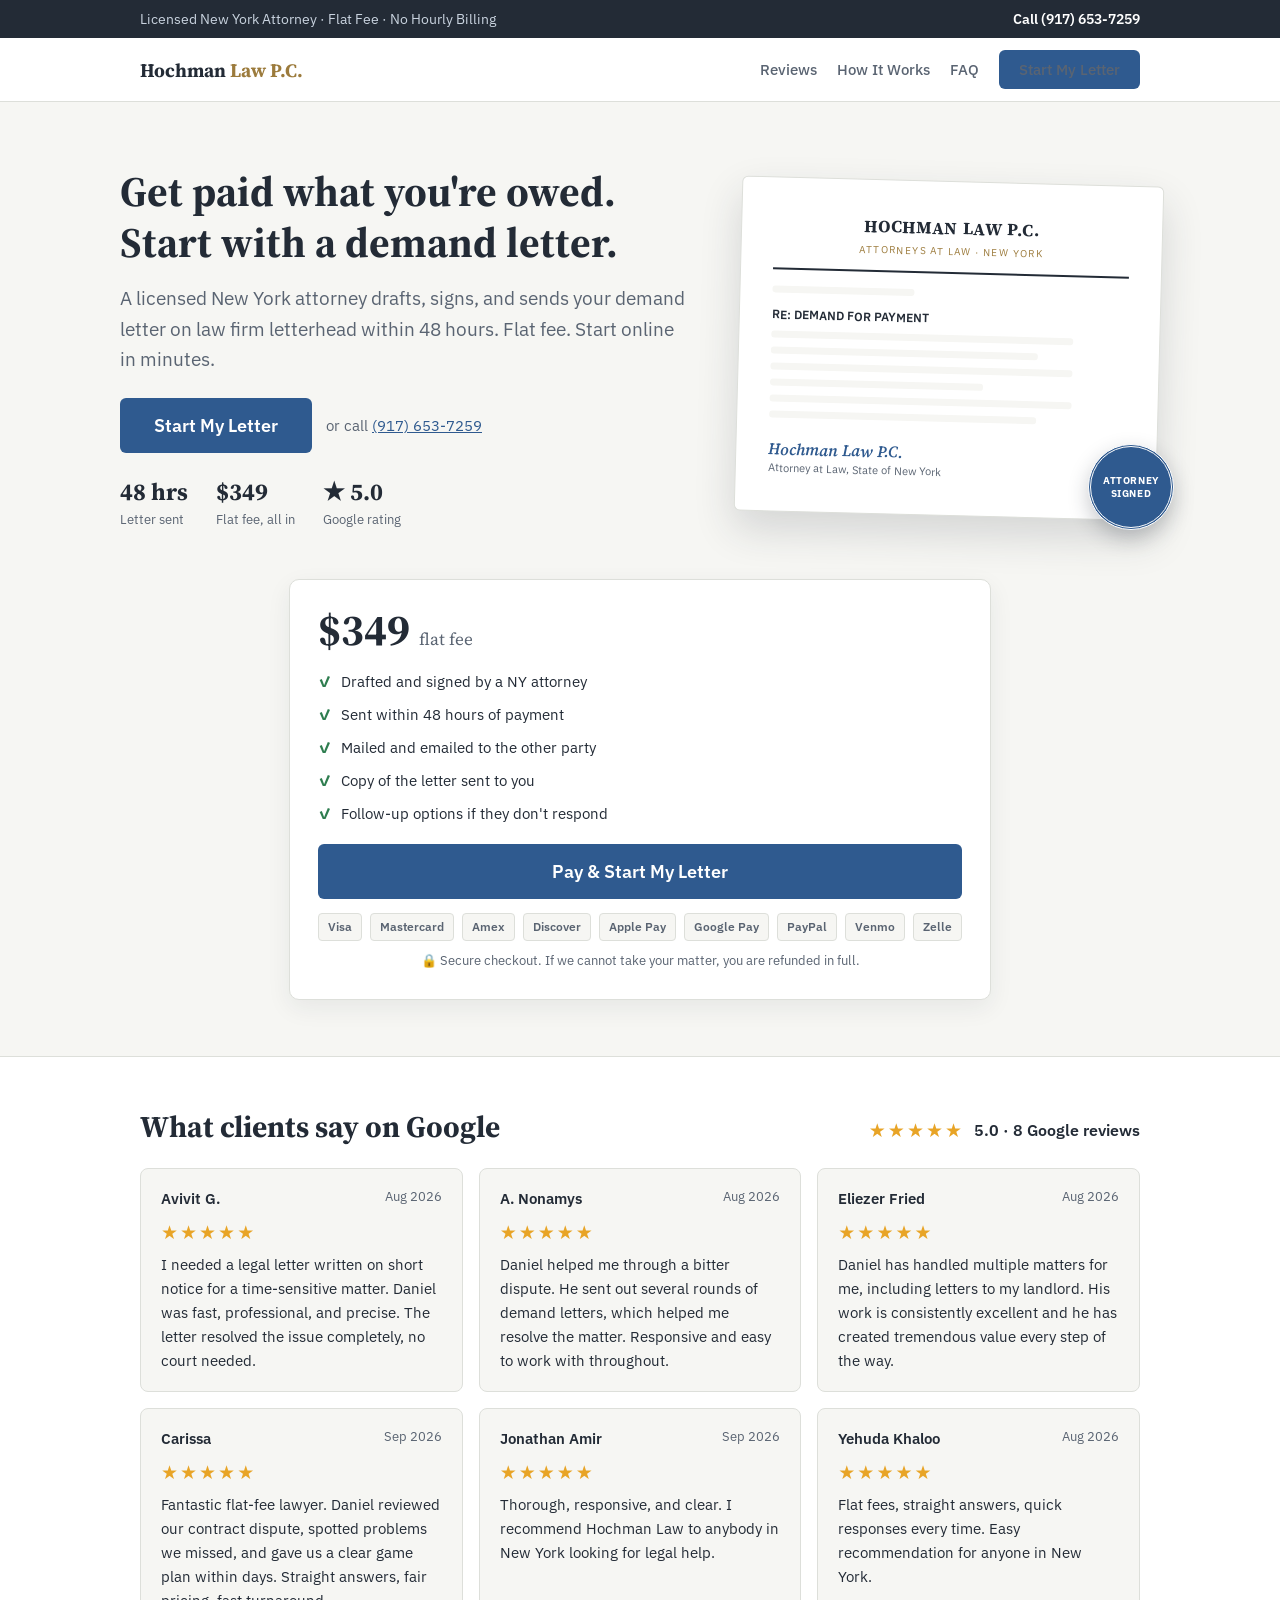
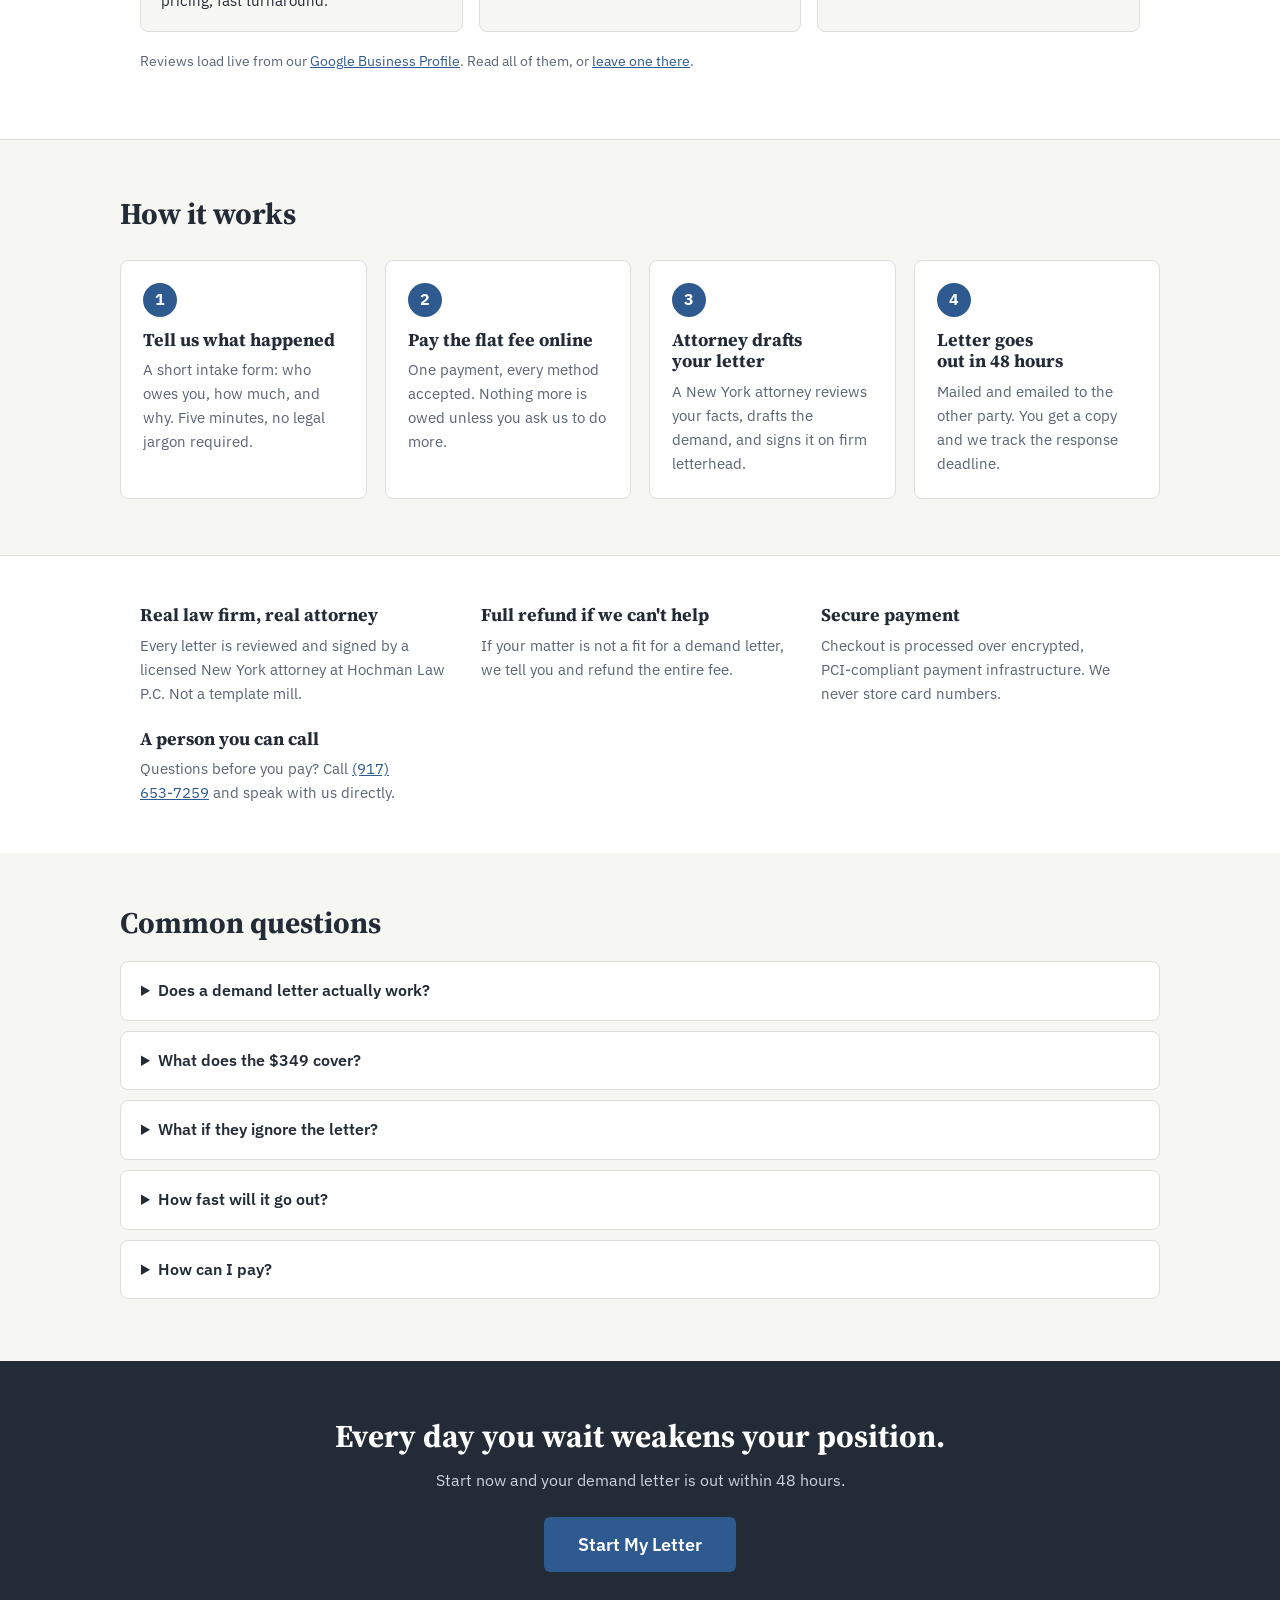
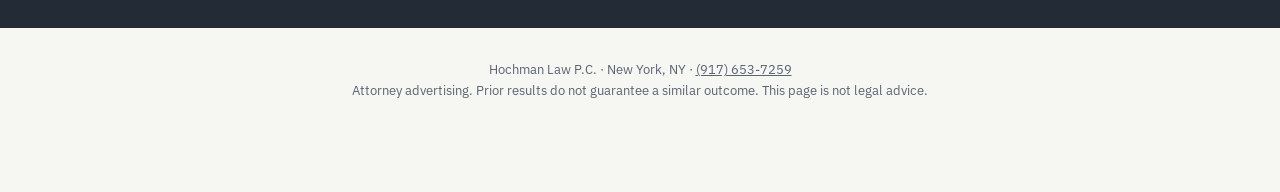
<file: index.html>
<!doctype html>
<html lang="en">
<head>
<meta charset="utf-8">
<meta name="viewport" content="width=device-width, initial-scale=1">
<title>NY Attorney Demand Letter | $349 Flat Fee, Sent in 48 Hours</title>
<meta name="description" content="A licensed New York attorney drafts, signs, and sends your demand letter on law firm letterhead within 48 hours. $349 flat fee, pay online, full refund if we can't help. Start in minutes.">
<link rel="canonical" href="https://demandletterny.com/">
<meta property="og:type" content="website">
<meta property="og:title" content="NY Attorney Demand Letter | $349 Flat Fee, Sent in 48 Hours">
<meta property="og:description" content="A New York attorney drafts and sends your demand letter on law firm letterhead within 48 hours. Flat fee, pay online.">
<meta property="og:url" content="https://demandletterny.com/">
<meta property="og:image" content="https://demandletterny.com/images/og-letterhead.png">
<meta property="og:image:width" content="1200">
<meta property="og:image:height" content="630">
<meta name="twitter:card" content="summary_large_image">
<meta name="twitter:image" content="https://demandletterny.com/images/og-letterhead.png">
<!-- Google Analytics 4: replace G-XXXXXXXXXX with the GA4 Measurement ID -->
<script async src="https://www.googletagmanager.com/gtag/js?id=G-XXXXXXXXXX"></script>
<script>
  window.dataLayer = window.dataLayer || [];
  function gtag(){dataLayer.push(arguments);}
  gtag('js', new Date());
  gtag('config', 'G-XXXXXXXXXX');
</script>
<link rel="stylesheet" href="https://fonts.googleapis.com/css2?family=Source+Serif+4:opsz,wght@8..60,600;8..60,700&family=IBM+Plex+Sans:wght@400;500;600;700&display=swap">
<style>
:root{
  --paper:#F6F6F3; --card:#FFFFFF; --ink:#232B36; --muted:#5A6472;
  --line:#DDDFDA; --accent:#2F5A8F; --accent-dark:#24476F; --accent-ink:#FFFFFF;
  --brass:#9C7B3C; --good:#2E7D4F; --star:#E8A426;
}
*{box-sizing:border-box}
html{scroll-behavior:smooth}
body{margin:0;background:var(--paper);color:var(--ink);font:16px/1.6 "IBM Plex Sans",system-ui,sans-serif}
.wrap{max-width:1040px;margin:0 auto;padding:0 20px}
h1,h2,h3{font-family:"Source Serif 4",Georgia,serif;line-height:1.2;text-wrap:balance}
a{color:var(--accent)}

/* Top bar: phone always visible */
.topbar{background:var(--ink);color:#fff;font-size:14px}
.topbar .wrap{display:flex;justify-content:space-between;align-items:center;padding:8px 20px;gap:12px;flex-wrap:wrap}
.topbar a{color:#fff;font-weight:600;text-decoration:none}
.topbar .badge{color:#C9D3DF}

nav{background:var(--card);border-bottom:1px solid var(--line);position:sticky;top:0;z-index:50}
nav .wrap{display:flex;align-items:center;justify-content:space-between;padding:12px 20px;gap:16px}
.brand{font-family:"Source Serif 4",Georgia,serif;font-weight:700;font-size:19px;text-decoration:none;color:var(--ink)}
.brand span{color:var(--brass)}
.navlinks{display:flex;gap:20px;align-items:center;font-size:15px}
.navlinks a{text-decoration:none;color:var(--muted);font-weight:500}
.btn{display:inline-block;background:var(--accent);color:var(--accent-ink);border:none;border-radius:6px;
  padding:13px 26px;font:600 16px "IBM Plex Sans",sans-serif;text-decoration:none;cursor:pointer;text-align:center}
.btn:hover{background:var(--accent-dark)}
.btn.big{padding:16px 34px;font-size:18px}
.btn.nav{padding:10px 20px;font-size:15px}

/* Hero */
.hero{padding:64px 0 48px;display:grid;grid-template-columns:1.15fr .85fr;gap:48px;align-items:center}
.hero h1{font-size:42px;margin:0 0 16px}
.herostats{display:flex;gap:28px;margin-top:26px;flex-wrap:wrap}
.herostats div b{display:block;font:700 24px/1.1 "Source Serif 4",Georgia,serif}
.herostats div span{font-size:13px;color:var(--muted)}
/* Letterhead document visual (no stock photos) */
.docwrap{position:relative;perspective:900px}
.doc{background:#fff;border:1px solid var(--line);border-radius:6px;padding:34px 32px;box-shadow:0 18px 40px rgba(35,43,54,.16);transform:rotate(1.5deg)}
.doc .lh{text-align:center;border-bottom:2px solid var(--ink);padding-bottom:12px;margin-bottom:16px}
.doc .lh b{font:700 17px "Source Serif 4",Georgia,serif;letter-spacing:.04em}
.doc .lh i{display:block;font-style:normal;font-size:10px;letter-spacing:.14em;color:var(--brass);text-transform:uppercase;margin-top:2px}
.doc .line{height:7px;background:var(--paper);border-radius:3px;margin:9px 0}
.doc .line.w60{width:60%}.doc .line.w85{width:85%}.doc .line.w75{width:75%}.doc .line.w40{width:40%}
.doc .re{font:600 12px "IBM Plex Sans",sans-serif;color:var(--ink);margin:14px 0 4px}
.doc .sig{margin-top:20px;font:600 16px "Source Serif 4",Georgia,serif;font-style:italic;color:var(--accent)}
.doc .sigline{font-size:11px;color:var(--muted)}
.docseal{position:absolute;right:-14px;bottom:-14px;width:86px;height:86px;border-radius:50%;background:var(--accent);color:#fff;
  display:grid;place-items:center;text-align:center;font:700 10px/1.3 "IBM Plex Sans",sans-serif;letter-spacing:.06em;
  text-transform:uppercase;box-shadow:0 8px 20px rgba(35,43,54,.25);border:3px double #fff}
.hero .sub{font-size:19px;color:var(--muted);margin:0 0 24px;max-width:52ch}
.hero .cta-row{display:flex;gap:14px;align-items:center;flex-wrap:wrap}
.hero .alt{font-size:15px;color:var(--muted)}
.assure{display:flex;gap:18px;flex-wrap:wrap;margin-top:22px;font-size:14px;color:var(--muted)}
.assure b{color:var(--ink)}
.pricecard{background:var(--card);border:1px solid var(--line);border-radius:10px;padding:28px;box-shadow:0 8px 24px rgba(35,43,54,.07)}
.pricecard .amt{font:700 44px/1 "Source Serif 4",Georgia,serif}
.pricecard .amt small{font-size:17px;color:var(--muted);font-weight:400}
.pricecard ul{list-style:none;padding:0;margin:18px 0;display:grid;gap:9px;font-size:15px}
.pricecard li::before{content:"✓";color:var(--good);font-weight:700;margin-right:9px}
.pricecard .btn{width:100%}
.paylogos{display:flex;gap:8px;flex-wrap:wrap;justify-content:center;margin-top:14px}
.paylogos span{border:1px solid var(--line);border-radius:4px;padding:3px 9px;font-size:12px;font-weight:600;color:var(--muted);background:var(--paper)}
.secure{text-align:center;font-size:13px;color:var(--muted);margin:10px 0 0}

/* Reviews */
.reviews{background:var(--card);border-top:1px solid var(--line);border-bottom:1px solid var(--line);padding:52px 0}
.revhead{display:flex;align-items:baseline;justify-content:space-between;gap:16px;flex-wrap:wrap;margin-bottom:22px}
.revhead h2{margin:0;font-size:30px}
.rating{display:flex;align-items:center;gap:10px;font-weight:600}
.stars{color:var(--star);letter-spacing:2px;font-size:19px}
.revgrid{display:grid;grid-template-columns:repeat(auto-fit,minmax(280px,1fr));gap:16px}
.rev{background:var(--paper);border:1px solid var(--line);border-radius:8px;padding:18px 20px;font-size:15px}
.rev .who{display:flex;justify-content:space-between;gap:10px;font-weight:600;margin-bottom:6px}
.rev .when{color:var(--muted);font-weight:400;font-size:13px}
.rev p{margin:6px 0 0;color:var(--ink)}
.gsource{margin-top:18px;font-size:14px;color:var(--muted)}

/* How it works */
.how{padding:56px 0}
.how h2{font-size:30px;margin:0 0 28px}
.steps{display:grid;grid-template-columns:repeat(auto-fit,minmax(220px,1fr));gap:18px;counter-reset:step}
.step{background:var(--card);border:1px solid var(--line);border-radius:8px;padding:22px}
.step::before{counter-increment:step;content:counter(step);display:inline-grid;place-items:center;width:34px;height:34px;
  border-radius:50%;background:var(--accent);color:#fff;font-weight:700;margin-bottom:12px}
.step h3{margin:0 0 8px;font-size:18px}
.step p{margin:0;color:var(--muted);font-size:15px}

/* Guarantee / trust */
.trust{background:var(--card);border-top:1px solid var(--line);padding:48px 0}
.trustgrid{display:grid;grid-template-columns:repeat(auto-fit,minmax(240px,1fr));gap:22px}
.trust h3{margin:0 0 8px;font-size:18px}
.trust p{margin:0;color:var(--muted);font-size:15px}

/* FAQ */
.faq{padding:52px 0}
.faq h2{font-size:30px;margin:0 0 20px}
details{background:var(--card);border:1px solid var(--line);border-radius:8px;padding:16px 20px;margin-bottom:10px}
summary{font-weight:600;cursor:pointer}
details p{color:var(--muted);margin:10px 0 0}

/* Final CTA */
.finalcta{background:var(--ink);color:#fff;text-align:center;padding:56px 20px}
.finalcta h2{font-size:32px;margin:0 0 12px}
.finalcta p{color:#C9D3DF;margin:0 0 24px}

footer{padding:32px 20px 90px;font-size:13px;color:var(--muted);text-align:center}
footer a{color:var(--muted)}

/* Sticky mobile CTA: visible at all times */
.stickycta{position:fixed;bottom:0;left:0;right:0;z-index:60;background:var(--card);border-top:1px solid var(--line);
  padding:10px 16px;display:flex;gap:12px;align-items:center;justify-content:center;box-shadow:0 -6px 18px rgba(35,43,54,.08)}
.stickycta .btn{flex:1;max-width:340px}
.stickycta .call{font-weight:600;text-decoration:none;white-space:nowrap}

@media (max-width:800px){
  .hero{grid-template-columns:1fr;padding-top:36px}
  .hero h1{font-size:32px}
  .docwrap{max-width:360px;margin:0 auto}
  .navlinks a:not(.btn){display:none}
}
@media (min-width:801px){
  .stickycta{display:none}
}
</style>
</head>
<body>

<div class="topbar">
  <div class="wrap">
    <span class="badge">Licensed New York Attorney · Flat Fee · No Hourly Billing</span>
    <a href="tel:+19176537259" id="phoneTop">Call (917) 653‑7259</a>
  </div>
</div>

<nav>
  <div class="wrap">
    <a class="brand" href="#top">Hochman <span>Law P.C.</span></a>
    <div class="navlinks">
      <a href="#reviews">Reviews</a>
      <a href="#how">How It Works</a>
      <a href="#faq">FAQ</a>
      <a class="btn nav" href="#pricing" data-checkout>Start My Letter</a>
    </div>
  </div>
</nav>

<div class="wrap hero" id="top">
  <div>
    <h1>Get paid what you're owed. Start with a demand letter.</h1>
    <p class="sub">A licensed New York attorney drafts, signs, and sends your demand letter on law firm letterhead within 48 hours. Flat fee. Start online in minutes.</p>
    <div class="cta-row">
      <a class="btn big" href="#pricing" data-checkout>Start My Letter</a>
      <span class="alt">or call <a href="tel:+19176537259">(917) 653‑7259</a></span>
    </div>
    <div class="herostats">
      <div><b>48 hrs</b><span>Letter sent</span></div>
      <div><b>$349</b><span>Flat fee, all in</span></div>
      <div><b id="heroRating">★ 5.0</b><span>Google rating</span></div>
    </div>
  </div>

  <div class="docwrap" aria-hidden="true">
    <div class="doc">
      <div class="lh"><b>HOCHMAN LAW P.C.</b><i>Attorneys at Law · New York</i></div>
      <div class="line w40"></div>
      <div class="re">RE: DEMAND FOR PAYMENT</div>
      <div class="line w85"></div>
      <div class="line w75"></div>
      <div class="line w85"></div>
      <div class="line w60"></div>
      <div class="line w85"></div>
      <div class="line w75"></div>
      <div class="sig">Hochman Law P.C.</div>
      <div class="sigline">Attorney at Law, State of New York</div>
    </div>
    <div class="docseal">Attorney<br>Signed</div>
  </div>
</div>

<div class="wrap" style="display:grid;justify-content:center;padding-bottom:56px">
  <div class="pricecard" id="pricing" style="min-width:min(440px,100%)">
    <div class="amt">$349 <small>flat fee</small></div>
    <ul>
      <li>Drafted and signed by a NY attorney</li>
      <li>Sent within 48 hours of payment</li>
      <li>Mailed and emailed to the other party</li>
      <li>Copy of the letter sent to you</li>
      <li>Follow‑up options if they don't respond</li>
    </ul>
    <a class="btn big" href="#" data-checkout>Pay &amp; Start My Letter</a>
    <div class="paylogos" aria-label="Accepted payment methods">
      <span>Visa</span><span>Mastercard</span><span>Amex</span><span>Discover</span>
      <span>Apple Pay</span><span>Google Pay</span><span>PayPal</span><span>Venmo</span><span>Zelle</span>
    </div>
    <p class="secure">🔒 Secure checkout. If we cannot take your matter, you are refunded in full.</p>
  </div>
</div>

<section class="reviews" id="reviews">
  <div class="wrap">
    <div class="revhead">
      <h2>What clients say on Google</h2>
      <div class="rating" id="ratingLine">
        <span class="stars" id="ratingStars">★★★★★</span>
        <span id="ratingText">5.0 · 8 Google reviews</span>
      </div>
    </div>
    <div class="revgrid" id="revGrid">
      <div class="rev">
        <div class="who"><span>Avivit G.</span> <span class="when">Aug 2026</span></div>
        <span class="stars">★★★★★</span>
        <p>I needed a legal letter written on short notice for a time-sensitive matter. Daniel was fast, professional, and precise. The letter resolved the issue completely, no court needed.</p>
      </div>
      <div class="rev">
        <div class="who"><span>A. Nonamys</span> <span class="when">Aug 2026</span></div>
        <span class="stars">★★★★★</span>
        <p>Daniel helped me through a bitter dispute. He sent out several rounds of demand letters, which helped me resolve the matter. Responsive and easy to work with throughout.</p>
      </div>
      <div class="rev">
        <div class="who"><span>Eliezer Fried</span> <span class="when">Aug 2026</span></div>
        <span class="stars">★★★★★</span>
        <p>Daniel has handled multiple matters for me, including letters to my landlord. His work is consistently excellent and he has created tremendous value every step of the way.</p>
      </div>
      <div class="rev">
        <div class="who"><span>Carissa</span> <span class="when">Sep 2026</span></div>
        <span class="stars">★★★★★</span>
        <p>Fantastic flat-fee lawyer. Daniel reviewed our contract dispute, spotted problems we missed, and gave us a clear game plan within days. Straight answers, fair pricing, fast turnaround.</p>
      </div>
      <div class="rev">
        <div class="who"><span>Jonathan Amir</span> <span class="when">Sep 2026</span></div>
        <span class="stars">★★★★★</span>
        <p>Thorough, responsive, and clear. I recommend Hochman Law to anybody in New York looking for legal help.</p>
      </div>
      <div class="rev">
        <div class="who"><span>Yehuda Khaloo</span> <span class="when">Aug 2026</span></div>
        <span class="stars">★★★★★</span>
        <p>Flat fees, straight answers, quick responses every time. Easy recommendation for anyone in New York.</p>
      </div>
    </div>
    <p class="gsource">Reviews load live from our <a id="gProfileLink" href="https://maps.google.com/maps?cid=5182036227590650496" target="_blank" rel="noopener">Google Business Profile</a>. Read all of them, or <a href="https://search.google.com/local/writereview?placeid=ChIJOwouRw1ZwokRgPq-Tn5K6kc" target="_blank" rel="noopener">leave one there</a>.</p>
  </div>
</section>

<section class="how wrap" id="how">
  <h2>How it works</h2>
  <div class="steps">
    <div class="step">
      <h3>Tell us what happened</h3>
      <p>A short intake form: who owes you, how much, and why. Five minutes, no legal jargon required.</p>
    </div>
    <div class="step">
      <h3>Pay the flat fee online</h3>
      <p>One payment, every method accepted. Nothing more is owed unless you ask us to do more.</p>
    </div>
    <div class="step">
      <h3>Attorney drafts your letter</h3>
      <p>A New York attorney reviews your facts, drafts the demand, and signs it on firm letterhead.</p>
    </div>
    <div class="step">
      <h3>Letter goes out in 48 hours</h3>
      <p>Mailed and emailed to the other party. You get a copy and we track the response deadline.</p>
    </div>
  </div>
</section>

<section class="trust">
  <div class="wrap trustgrid">
    <div>
      <h3>Real law firm, real attorney</h3>
      <p>Every letter is reviewed and signed by a licensed New York attorney at Hochman Law P.C. Not a template mill.</p>
    </div>
    <div>
      <h3>Full refund if we can't help</h3>
      <p>If your matter is not a fit for a demand letter, we tell you and refund the entire fee.</p>
    </div>
    <div>
      <h3>Secure payment</h3>
      <p>Checkout is processed over encrypted, PCI‑compliant payment infrastructure. We never store card numbers.</p>
    </div>
    <div>
      <h3>A person you can call</h3>
      <p>Questions before you pay? Call <a href="tel:+19176537259">(917) 653‑7259</a> and speak with us directly.</p>
    </div>
  </div>
</section>

<section class="faq wrap" id="faq">
  <h2>Common questions</h2>
  <details>
    <summary>Does a demand letter actually work?</summary>
    <p>Often, yes. A letter from a law firm signals you are prepared to sue, which is usually the moment the other side starts negotiating. Many disputes resolve at this stage without litigation.</p>
  </details>
  <details>
    <summary>What does the $349 cover?</summary>
    <p>Intake review, attorney drafting, the signed letter on firm letterhead, and delivery by mail and email. There are no hourly charges and no hidden fees.</p>
  </details>
  <details>
    <summary>What if they ignore the letter?</summary>
    <p>We follow up with you at the deadline and lay out your options, including a final notice or filing suit. You decide; nothing further is charged without your approval.</p>
  </details>
  <details>
    <summary>How fast will it go out?</summary>
    <p>Within 48 hours of payment and a completed intake, sooner in most cases.</p>
  </details>
  <details>
    <summary>How can I pay?</summary>
    <p>Visa, Mastercard, Amex, Discover, Apple Pay, Google Pay, PayPal, Venmo, and Zelle. Checkout takes about a minute.</p>
  </details>
</section>

<section class="finalcta">
  <h2>Every day you wait weakens your position.</h2>
  <p>Start now and your demand letter is out within 48 hours.</p>
  <a class="btn big" href="#pricing" data-checkout>Start My Letter</a>
</section>

<footer>
  Hochman Law P.C. · New York, NY · <a href="tel:+19176537259">(917) 653‑7259</a><br>
  Attorney advertising. Prior results do not guarantee a similar outcome. This page is not legal advice.
</footer>

<div class="stickycta">
  <a class="call" href="tel:+19176537259">📞 Call</a>
  <a class="btn" href="#pricing" data-checkout>Start My Letter · $349</a>
</div>

<script type="application/ld+json" id="ldjson">
{
  "@context": "https://schema.org",
  "@type": "LegalService",
  "name": "Demand Letter NY by Hochman Law P.C.",
  "url": "https://demandletterny.com/",
  "telephone": "+19176537259",
  "areaServed": "New York",
  "priceRange": "$349",
  "aggregateRating": {"@type": "AggregateRating", "ratingValue": "5.0", "reviewCount": "8"},
  "address": {"@type": "PostalAddress", "addressRegion": "NY", "addressCountry": "US"}
}
</script>

<script>
/* ================= CONFIG — fill these three in ================= */
const CHECKOUT_URL = "https://buy.stripe.com/fZu7sM3TY24q9ECeMn1oI2W";
const GOOGLE_PLACES_API_KEY = ""; // Google Maps Platform key, restricted to this domain + Places API (New)
const GOOGLE_PLACE_ID = "ChIJOwouRw1ZwokRgPq-Tn5K6kc";
/* =============================================================== */

// Route every CTA to checkout once CHECKOUT_URL is set
if (CHECKOUT_URL) {
  document.querySelectorAll("[data-checkout]").forEach(a => { a.href = CHECKOUT_URL; });
}

// GA4 events: checkout clicks, phone taps, FAQ opens
document.querySelectorAll("[data-checkout]").forEach(a => {
  a.addEventListener("click", () => gtag("event", "begin_checkout", {
    currency: "USD", value: 349,
    location: a.closest(".stickycta") ? "sticky_bar" : a.closest("nav") ? "nav" : a.closest(".finalcta") ? "final_cta" : a.closest(".pricecard") ? "price_card" : "hero"
  }));
});
document.querySelectorAll('a[href^="tel:"]').forEach(a => {
  a.addEventListener("click", () => gtag("event", "phone_call_click", {
    location: a.closest(".stickycta") ? "sticky_bar" : a.closest(".topbar") ? "top_bar" : "body"
  }));
});
document.querySelectorAll("details").forEach(d => {
  d.addEventListener("toggle", () => {
    if (d.open) gtag("event", "faq_open", {question: d.querySelector("summary")?.textContent?.trim() || ""});
  });
});

// Dynamic Google reviews via Places API (New). No static screenshots.
async function loadReviews(){
  const grid = document.getElementById("revGrid");
  if (!GOOGLE_PLACES_API_KEY || !GOOGLE_PLACE_ID){
    return; // baked-in verified reviews already rendered
  }
  try {
    const r = await fetch(`https://places.googleapis.com/v1/places/${GOOGLE_PLACE_ID}?fields=rating,userRatingCount,reviews,googleMapsUri`, {
      headers: {"X-Goog-Api-Key": GOOGLE_PLACES_API_KEY}
    });
    if (!r.ok) throw new Error(r.status);
    const p = await r.json();
    if (p.googleMapsUri) document.getElementById("gProfileLink").href = p.googleMapsUri;
    if (p.rating){
      const line = document.getElementById("ratingLine");
      line.hidden = false;
      document.getElementById("ratingStars").textContent = "★★★★★".slice(0, Math.round(p.rating)) + "☆☆☆☆☆".slice(Math.round(p.rating));
      document.getElementById("ratingText").textContent = `${p.rating.toFixed(1)} · ${p.userRatingCount} Google reviews`;
      document.getElementById("heroRating").textContent = `★ ${p.rating.toFixed(1)}`;
      // Live aggregate rating into structured data for rich snippets
      const ld = JSON.parse(document.getElementById("ldjson").textContent);
      ld.aggregateRating = {"@type":"AggregateRating","ratingValue":p.rating,"reviewCount":p.userRatingCount};
      document.getElementById("ldjson").textContent = JSON.stringify(ld);
    }
    const esc = s => String(s ?? "").replace(/[&<>"']/g, c => ({"&":"&amp;","<":"&lt;",">":"&gt;",'"':"&quot;","'":"&#39;"}[c]));
    const revs = (p.reviews || []).filter(v => v.rating >= 4).slice(0, 6);
    if (revs.length){
      grid.innerHTML = revs.map(v => `
        <div class="rev">
          <div class="who"><span>${esc(v.authorAttribution?.displayName || "Google user")}</span>
            <span class="when">${esc(v.relativePublishTimeDescription || "")}</span></div>
          <span class="stars">${"★".repeat(v.rating)}</span>
          <p>${esc(v.text?.text || "")}</p>
        </div>`).join("");
    }
  } catch(e){
    /* keep baked-in reviews on fetch failure */
  }
}
loadReviews();
</script>
</body>
</html>
</file>
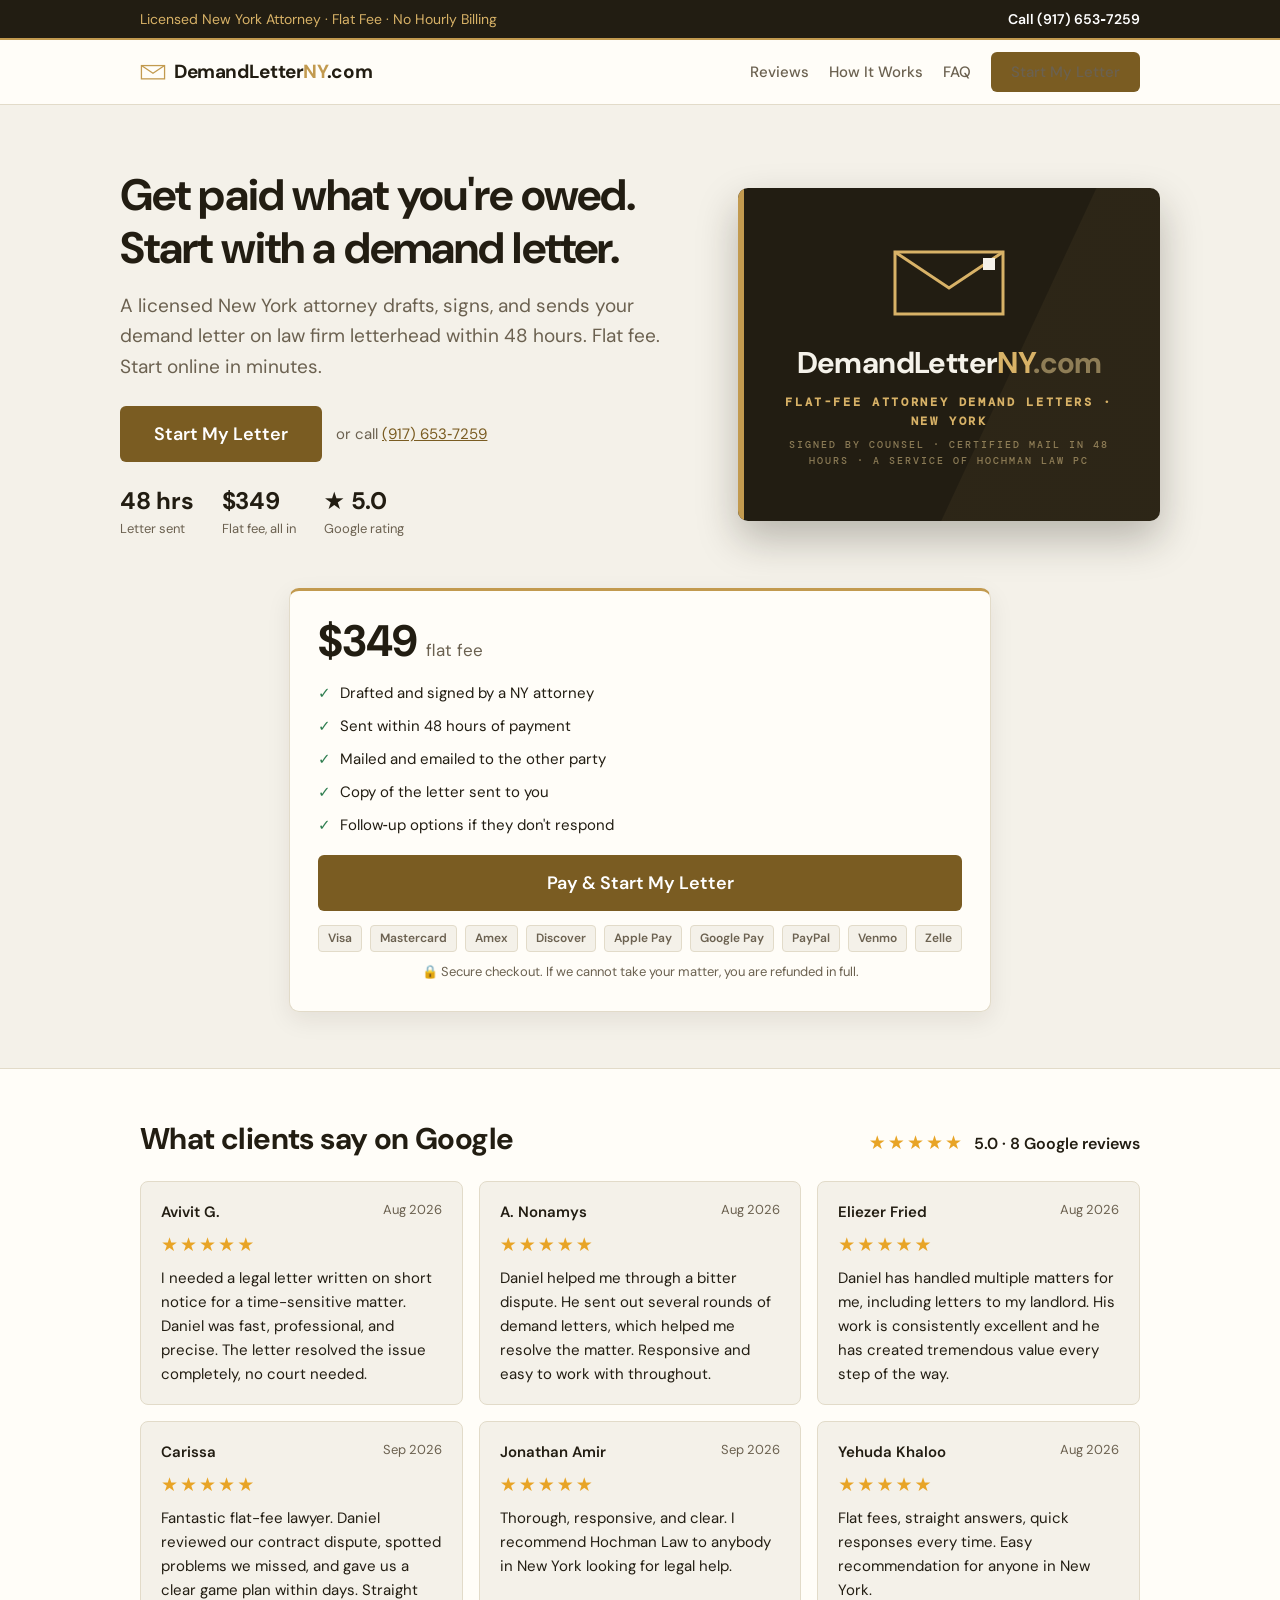
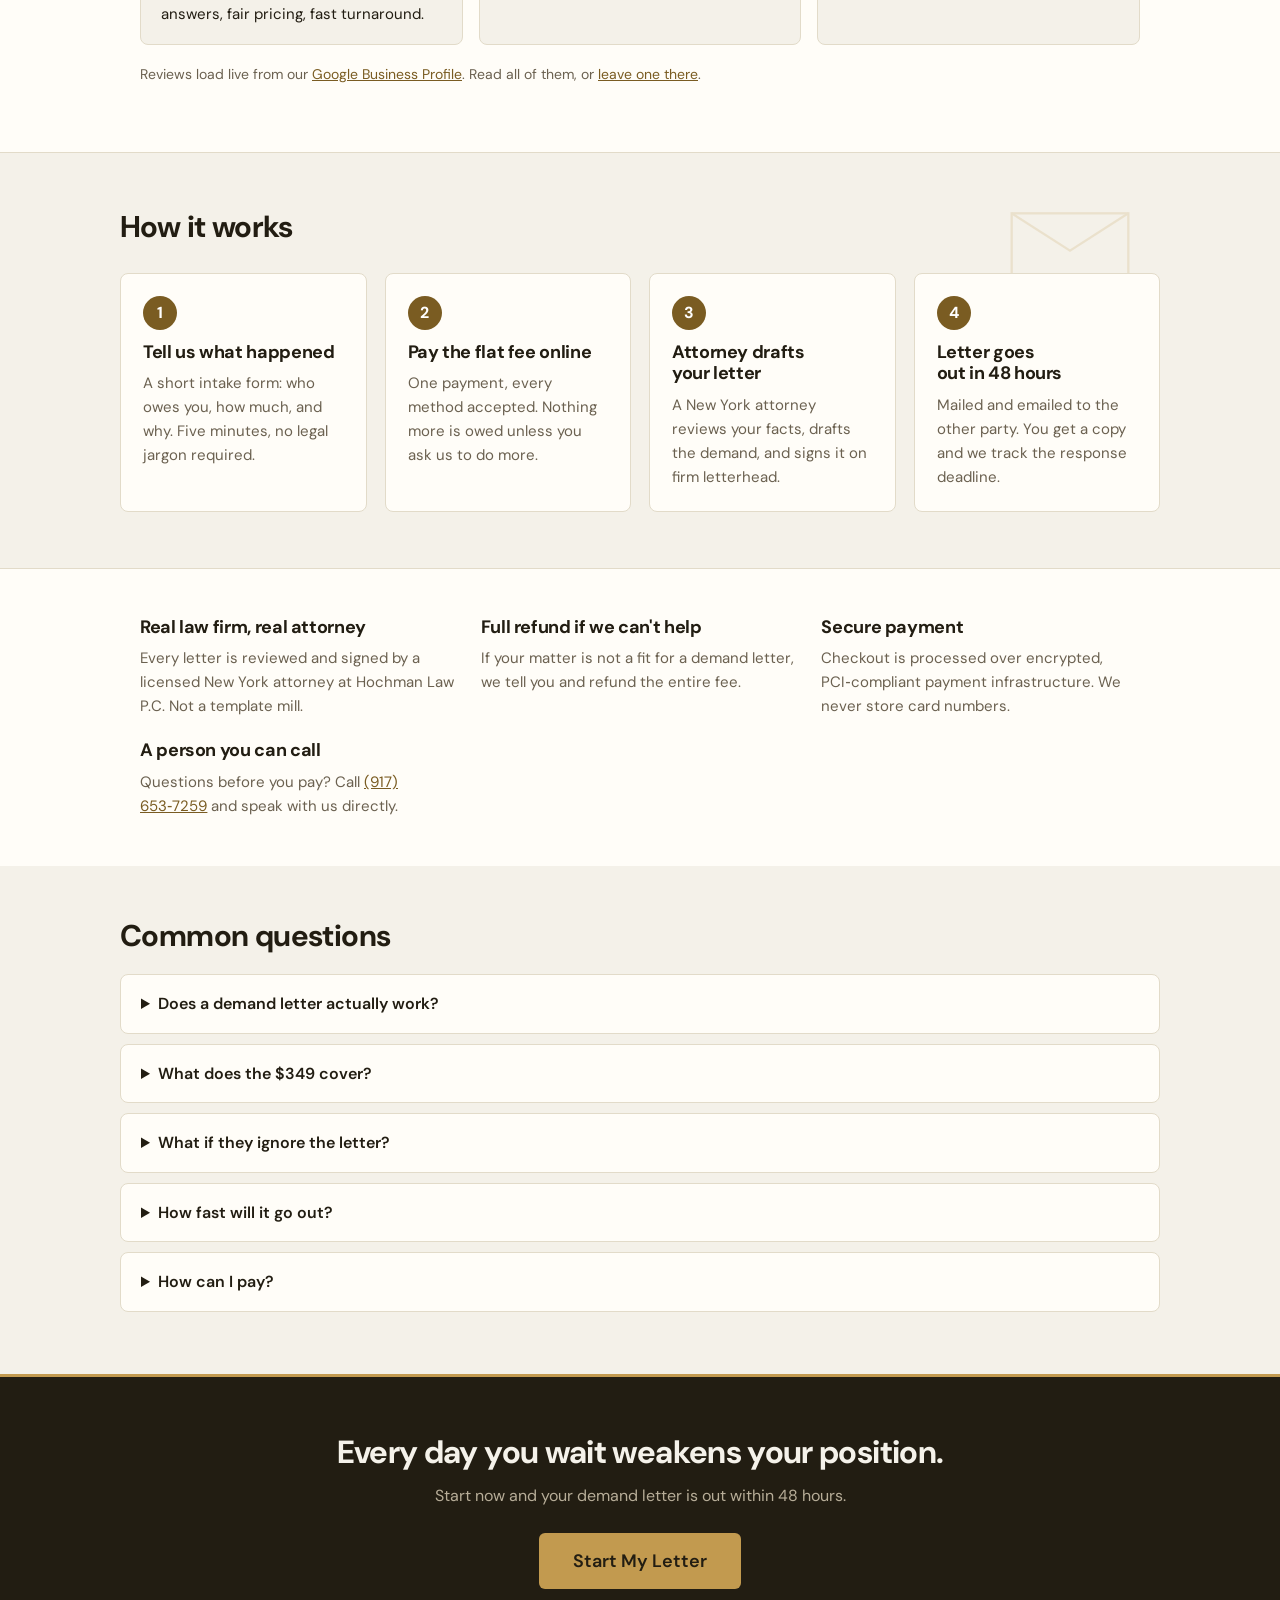
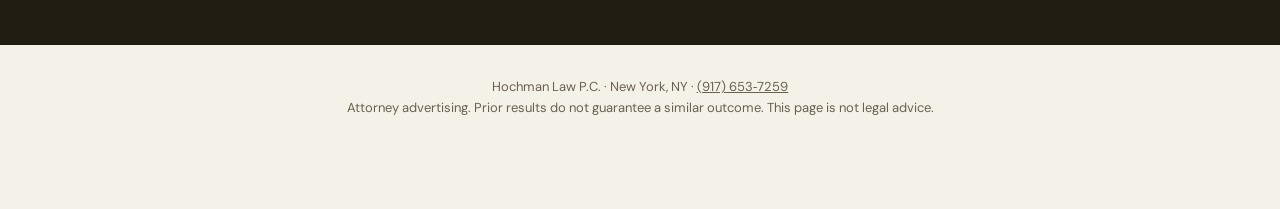
<file: demandletterny/index.html>
<!doctype html>
<html lang="en">
<head>
<meta charset="utf-8">
<meta name="viewport" content="width=device-width, initial-scale=1">
<title>Demand Letter NY | Attorney Demand Letter, Flat Fee, Sent in 48 Hours</title>
<meta name="description" content="A New York attorney drafts and sends your demand letter on law firm letterhead within 48 hours. Flat fee, pay online, every payment method accepted.">
<link rel="canonical" href="https://demandletterny.com/">
<link rel="preconnect" href="https://fonts.googleapis.com">
<link rel="preconnect" href="https://fonts.gstatic.com" crossorigin>
<link rel="stylesheet" href="https://fonts.googleapis.com/css2?family=DM+Sans:opsz,wght@9..40,400;9..40,500;9..40,600;9..40,700&family=DM+Mono:wght@400;500&display=swap">
<style>
:root{
  --paper:#F4F1E9; --card:#FFFDF8; --ink:#221D12; --muted:#6B6150;
  --line:#E2DBC9; --accent:#7A5C22; --accent-dark:#5F471A; --accent-ink:#FFFFFF;
  --brass:#C29A4F; --gold:#D8B267; --dark:#221D12; --good:#2E7D4F; --star:#E8A426;
}
*{box-sizing:border-box}
html{scroll-behavior:smooth}
body{margin:0;background:var(--paper);color:var(--ink);font:16px/1.6 "DM Sans",system-ui,sans-serif}
.wrap{max-width:1040px;margin:0 auto;padding:0 20px}
h1,h2,h3{font-family:"DM Sans",system-ui,sans-serif;font-weight:700;letter-spacing:-.02em;line-height:1.2;text-wrap:balance}
a{color:var(--accent)}

/* Top bar: phone always visible */
.topbar{background:var(--dark);color:#F5F2EA;font-size:14px;border-bottom:2px solid var(--brass)}
.topbar .wrap{display:flex;justify-content:space-between;align-items:center;padding:8px 20px;gap:12px;flex-wrap:wrap}
.topbar a{color:#fff;font-weight:600;text-decoration:none}
.topbar .badge{color:var(--gold)}

nav{background:var(--card);border-bottom:1px solid var(--line);position:sticky;top:0;z-index:50}
nav .wrap{display:flex;align-items:center;justify-content:space-between;padding:12px 20px;gap:16px}
.brand{font-family:"DM Sans",system-ui,sans-serif;font-weight:700;font-size:19px;letter-spacing:-.02em;text-decoration:none;color:var(--ink)}
.brand span{color:var(--brass)}
.navlinks{display:flex;gap:20px;align-items:center;font-size:15px}
.navlinks a{text-decoration:none;color:var(--muted);font-weight:500}
.btn{display:inline-block;background:var(--accent);color:var(--accent-ink);border:none;border-radius:6px;
  padding:13px 26px;font:600 16px "DM Sans",sans-serif;text-decoration:none;cursor:pointer;text-align:center}
.btn:hover{background:var(--accent-dark)}
.btn.big{padding:16px 34px;font-size:18px}
.btn.nav{padding:10px 20px;font-size:15px}

/* Hero */
.hero{padding:64px 0 48px;display:grid;grid-template-columns:1.15fr .85fr;gap:48px;align-items:center}
.hero h1{font-size:44px;margin:0 0 16px}
.herostats{display:flex;gap:28px;margin-top:26px;flex-wrap:wrap}
.herostats div b{display:block;font:700 24px/1.1 "DM Sans",system-ui,sans-serif;letter-spacing:-.01em}
.herostats div span{font-size:13px;color:var(--muted)}
/* Brand envelope panel */
.brandpanel{background:var(--dark);border-radius:10px;padding:52px 40px;text-align:center;position:relative;overflow:hidden;
  box-shadow:0 18px 40px rgba(34,29,18,.28)}
.brandpanel::before{content:"";position:absolute;inset:0;background:
  linear-gradient(115deg,transparent 62%,rgba(216,178,103,.06) 62.2%,rgba(216,178,103,.06) 100%);pointer-events:none}
.brandpanel::after{content:"";position:absolute;left:0;top:0;bottom:0;width:6px;background:var(--brass)}
.brandpanel svg{width:120px;height:auto;display:block;margin:0 auto 22px}
.brandpanel .wordmark{font:700 30px/1.1 "DM Sans",system-ui,sans-serif;letter-spacing:-.02em;color:#F5F2EA}
.brandpanel .wordmark b{color:var(--gold)}
.brandpanel .wordmark small{font-weight:700;font-size:30px;color:#8A7A55}
.brandpanel .tag{margin-top:14px;font:600 12px/1.6 "DM Mono",ui-monospace,monospace;letter-spacing:.22em;
  text-transform:uppercase;color:var(--gold)}
.brandpanel .tag2{margin-top:6px;font:500 10px/1.6 "DM Mono",ui-monospace,monospace;letter-spacing:.2em;
  text-transform:uppercase;color:#8A7A55}
.brandpanel .stamp{display:none;font:700 20px/1.2 "DM Sans",system-ui,sans-serif;letter-spacing:-.01em;
  color:var(--gold);margin-bottom:14px}
/* Envelope motif backgrounds */
.env-bg{background-image:url("data:image/svg+xml,%3Csvg xmlns='http://www.w3.org/2000/svg' width='120' height='84' viewBox='0 0 120 84'%3E%3Cg opacity='.18'%3E%3Crect x='10' y='14' width='100' height='56' fill='none' stroke='%23C29A4F' stroke-width='2'/%3E%3Cpath d='M10 14 L60 46 L110 14' fill='none' stroke='%23C29A4F' stroke-width='2'/%3E%3C/g%3E%3C/svg%3E"),
  url("data:image/svg+xml,%3Csvg xmlns='http://www.w3.org/2000/svg' width='120' height='84' viewBox='0 0 120 84'%3E%3Cg opacity='.18'%3E%3Crect x='10' y='14' width='100' height='56' fill='none' stroke='%23C29A4F' stroke-width='2'/%3E%3Cpath d='M10 14 L60 46 L110 14' fill='none' stroke='%23C29A4F' stroke-width='2'/%3E%3C/g%3E%3C/svg%3E");
  background-repeat:no-repeat,no-repeat}
.brandmark{display:inline-block;vertical-align:-3px;margin-right:8px}
.hero .sub{font-size:19px;color:var(--muted);margin:0 0 24px;max-width:52ch}
.hero .cta-row{display:flex;gap:14px;align-items:center;flex-wrap:wrap}
.hero .alt{font-size:15px;color:var(--muted)}
.assure{display:flex;gap:18px;flex-wrap:wrap;margin-top:22px;font-size:14px;color:var(--muted)}
.assure b{color:var(--ink)}
.pricecard{background:var(--card);border:1px solid var(--line);border-top:3px solid var(--brass);border-radius:10px;padding:28px;box-shadow:0 8px 24px rgba(34,29,18,.08)}
.pricecard .amt{font:700 44px/1 "DM Sans",system-ui,sans-serif;letter-spacing:-.02em}
.pricecard .amt small{font-size:17px;color:var(--muted);font-weight:400;letter-spacing:0}
.pricecard ul{list-style:none;padding:0;margin:18px 0;display:grid;gap:9px;font-size:15px}
.pricecard li::before{content:"✓";color:var(--good);font-weight:700;margin-right:9px}
.pricecard .btn{width:100%}
.paylogos{display:flex;gap:8px;flex-wrap:wrap;justify-content:center;margin-top:14px}
.paylogos span{border:1px solid var(--line);border-radius:4px;padding:3px 9px;font-size:12px;font-weight:600;color:var(--muted);background:var(--paper)}
.secure{text-align:center;font-size:13px;color:var(--muted);margin:10px 0 0}

/* Reviews */
.reviews{background:var(--card);border-top:1px solid var(--line);border-bottom:1px solid var(--line);padding:52px 0}
.revhead{display:flex;align-items:baseline;justify-content:space-between;gap:16px;flex-wrap:wrap;margin-bottom:22px}
.revhead h2{margin:0;font-size:30px}
.rating{display:flex;align-items:center;gap:10px;font-weight:600}
.stars{color:var(--star);letter-spacing:2px;font-size:19px}
.revgrid{display:grid;grid-template-columns:repeat(auto-fit,minmax(280px,1fr));gap:16px}
.rev{background:var(--paper);border:1px solid var(--line);border-radius:8px;padding:18px 20px;font-size:15px}
.rev .who{display:flex;justify-content:space-between;gap:10px;font-weight:600;margin-bottom:6px}
.rev .when{color:var(--muted);font-weight:400;font-size:13px}
.rev p{margin:6px 0 0;color:var(--ink)}
.gsource{margin-top:18px;font-size:14px;color:var(--muted)}

/* How it works */
.how{padding:56px 0;background-position:right 20px top 44px,left -200px bottom;background-size:140px,140px}
.how h2{font-size:30px;margin:0 0 28px}
.steps{display:grid;grid-template-columns:repeat(auto-fit,minmax(220px,1fr));gap:18px;counter-reset:step}
.step{background:var(--card);border:1px solid var(--line);border-radius:8px;padding:22px}
.step::before{counter-increment:step;content:counter(step);display:inline-grid;place-items:center;width:34px;height:34px;
  border-radius:50%;background:var(--accent);color:#fff;font-weight:700;margin-bottom:12px}
.step h3{margin:0 0 8px;font-size:18px}
.step p{margin:0;color:var(--muted);font-size:15px}

/* Guarantee / trust */
.trust{background:var(--card);border-top:1px solid var(--line);padding:48px 0}
.trustgrid{display:grid;grid-template-columns:repeat(auto-fit,minmax(240px,1fr));gap:22px}
.trust h3{margin:0 0 8px;font-size:18px}
.trust p{margin:0;color:var(--muted);font-size:15px}

/* FAQ */
.faq{padding:52px 0}
.faq h2{font-size:30px;margin:0 0 20px}
details{background:var(--card);border:1px solid var(--line);border-radius:8px;padding:16px 20px;margin-bottom:10px}
summary{font-weight:600;cursor:pointer}
details p{color:var(--muted);margin:10px 0 0}

/* Final CTA */
.finalcta{background:var(--dark);color:#F5F2EA;text-align:center;padding:56px 20px;border-top:3px solid var(--brass);
  background-position:calc(50% - 420px) center,calc(50% + 420px) center;background-size:150px,150px}
.finalcta h2{font-size:32px;margin:0 0 12px}
.finalcta p{color:#B7AD98;margin:0 0 24px}
.finalcta .btn{background:var(--brass);color:var(--dark)}
.finalcta .btn:hover{background:var(--gold)}

footer{padding:32px 20px 90px;font-size:13px;color:var(--muted);text-align:center}
footer a{color:var(--muted)}

/* Sticky mobile CTA: visible at all times */
.stickycta{position:fixed;bottom:0;left:0;right:0;z-index:60;background:var(--card);border-top:1px solid var(--line);
  padding:10px 16px;display:flex;gap:12px;align-items:center;justify-content:center;box-shadow:0 -6px 18px rgba(35,43,54,.08)}
.stickycta .btn{flex:1;max-width:340px}
.stickycta .call{font-weight:600;text-decoration:none;white-space:nowrap}

@media (max-width:800px){
  .hero{grid-template-columns:1fr;padding-top:36px}
  .hero h1{font-size:33px}
  .navlinks a:not(.btn){display:none}
  /* Envelope sits directly after the headline on mobile */
  .hero > div:first-child{display:contents}
  .hero h1{order:1}
  .brandpanel{order:2;max-width:380px;width:100%;margin:0 auto 26px}
  .hero .sub{order:3}
  .hero .cta-row{order:4}
  .herostats{order:5}
  .brandpanel .stamp{display:block}
  .brandpanel{padding:40px 24px}
  .brandpanel .wordmark{font-size:23px}
  .brandpanel .wordmark small{font-size:23px}
}
@media (min-width:801px){
  .stickycta{display:none}
}
</style>
</head>
<body>

<div class="topbar">
  <div class="wrap">
    <span class="badge">Licensed New York Attorney · Flat Fee · No Hourly Billing</span>
    <a href="tel:+19176537259" id="phoneTop">Call (917) 653‑7259</a>
  </div>
</div>

<nav>
  <div class="wrap">
    <a class="brand" href="#top"><svg class="brandmark" width="26" height="18" viewBox="0 0 120 84" fill="none" xmlns="http://www.w3.org/2000/svg"><rect x="6" y="12" width="108" height="62" stroke="#C29A4F" stroke-width="6"/><path d="M6 12 L60 48 L114 12" stroke="#C29A4F" stroke-width="6"/></svg>DemandLetter<span>NY</span>.com</a>
    <div class="navlinks">
      <a href="#reviews">Reviews</a>
      <a href="#how">How It Works</a>
      <a href="#faq">FAQ</a>
      <a class="btn nav" href="#pricing" data-checkout>Start My Letter</a>
    </div>
  </div>
</nav>

<div class="wrap hero" id="top">
  <div>
    <h1>Get paid what you're owed. Start with a demand letter.</h1>
    <p class="sub">A licensed New York attorney drafts, signs, and sends your demand letter on law firm letterhead within 48 hours. Flat fee. Start online in minutes.</p>
    <div class="cta-row">
      <a class="btn big" href="#pricing" data-checkout>Start My Letter</a>
      <span class="alt">or call <a href="tel:+19176537259">(917) 653‑7259</a></span>
    </div>
    <div class="herostats">
      <div><b>48 hrs</b><span>Letter sent</span></div>
      <div><b>$349</b><span>Flat fee, all in</span></div>
      <div><b id="heroRating">★ 5.0</b><span>Google rating</span></div>
    </div>
  </div>

  <div class="brandpanel" aria-hidden="true">
    <svg viewBox="0 0 120 84" fill="none" xmlns="http://www.w3.org/2000/svg">
      <rect x="6" y="12" width="108" height="62" stroke="#D8B267" stroke-width="3"/>
      <path d="M6 12 L60 48 L114 12" stroke="#D8B267" stroke-width="3"/>
      <rect x="94" y="18" width="12" height="12" fill="#F5F2EA"/>
    </svg>
    <div class="stamp">Pay it back.</div>
    <div class="wordmark">DemandLetter<b>NY</b><small>.com</small></div>
    <div class="tag">Flat-Fee Attorney Demand Letters · New York</div>
    <div class="tag2">Signed by Counsel · Certified Mail in 48 Hours · A Service of Hochman Law PC</div>
  </div>
</div>

<div class="wrap" style="display:grid;justify-content:center;padding-bottom:56px">
  <div class="pricecard" id="pricing" style="min-width:min(440px,100%)">
    <div class="amt">$349 <small>flat fee</small></div>
    <ul>
      <li>Drafted and signed by a NY attorney</li>
      <li>Sent within 48 hours of payment</li>
      <li>Mailed and emailed to the other party</li>
      <li>Copy of the letter sent to you</li>
      <li>Follow‑up options if they don't respond</li>
    </ul>
    <a class="btn big" href="#" data-checkout>Pay &amp; Start My Letter</a>
    <div class="paylogos" aria-label="Accepted payment methods">
      <span>Visa</span><span>Mastercard</span><span>Amex</span><span>Discover</span>
      <span>Apple Pay</span><span>Google Pay</span><span>PayPal</span><span>Venmo</span><span>Zelle</span>
    </div>
    <p class="secure">🔒 Secure checkout. If we cannot take your matter, you are refunded in full.</p>
  </div>
</div>

<section class="reviews" id="reviews">
  <div class="wrap">
    <div class="revhead">
      <h2>What clients say on Google</h2>
      <div class="rating" id="ratingLine">
        <span class="stars" id="ratingStars">★★★★★</span>
        <span id="ratingText">5.0 · 8 Google reviews</span>
      </div>
    </div>
    <div class="revgrid" id="revGrid">
      <div class="rev">
        <div class="who"><span>Avivit G.</span> <span class="when">Aug 2026</span></div>
        <span class="stars">★★★★★</span>
        <p>I needed a legal letter written on short notice for a time-sensitive matter. Daniel was fast, professional, and precise. The letter resolved the issue completely, no court needed.</p>
      </div>
      <div class="rev">
        <div class="who"><span>A. Nonamys</span> <span class="when">Aug 2026</span></div>
        <span class="stars">★★★★★</span>
        <p>Daniel helped me through a bitter dispute. He sent out several rounds of demand letters, which helped me resolve the matter. Responsive and easy to work with throughout.</p>
      </div>
      <div class="rev">
        <div class="who"><span>Eliezer Fried</span> <span class="when">Aug 2026</span></div>
        <span class="stars">★★★★★</span>
        <p>Daniel has handled multiple matters for me, including letters to my landlord. His work is consistently excellent and he has created tremendous value every step of the way.</p>
      </div>
      <div class="rev">
        <div class="who"><span>Carissa</span> <span class="when">Sep 2026</span></div>
        <span class="stars">★★★★★</span>
        <p>Fantastic flat-fee lawyer. Daniel reviewed our contract dispute, spotted problems we missed, and gave us a clear game plan within days. Straight answers, fair pricing, fast turnaround.</p>
      </div>
      <div class="rev">
        <div class="who"><span>Jonathan Amir</span> <span class="when">Sep 2026</span></div>
        <span class="stars">★★★★★</span>
        <p>Thorough, responsive, and clear. I recommend Hochman Law to anybody in New York looking for legal help.</p>
      </div>
      <div class="rev">
        <div class="who"><span>Yehuda Khaloo</span> <span class="when">Aug 2026</span></div>
        <span class="stars">★★★★★</span>
        <p>Flat fees, straight answers, quick responses every time. Easy recommendation for anyone in New York.</p>
      </div>
    </div>
    <p class="gsource">Reviews load live from our <a id="gProfileLink" href="https://maps.google.com/maps?cid=5182036227590650496" target="_blank" rel="noopener">Google Business Profile</a>. Read all of them, or <a href="https://search.google.com/local/writereview?placeid=ChIJOwouRw1ZwokRgPq-Tn5K6kc" target="_blank" rel="noopener">leave one there</a>.</p>
  </div>
</section>

<section class="how wrap env-bg" id="how">
  <h2>How it works</h2>
  <div class="steps">
    <div class="step">
      <h3>Tell us what happened</h3>
      <p>A short intake form: who owes you, how much, and why. Five minutes, no legal jargon required.</p>
    </div>
    <div class="step">
      <h3>Pay the flat fee online</h3>
      <p>One payment, every method accepted. Nothing more is owed unless you ask us to do more.</p>
    </div>
    <div class="step">
      <h3>Attorney drafts your letter</h3>
      <p>A New York attorney reviews your facts, drafts the demand, and signs it on firm letterhead.</p>
    </div>
    <div class="step">
      <h3>Letter goes out in 48 hours</h3>
      <p>Mailed and emailed to the other party. You get a copy and we track the response deadline.</p>
    </div>
  </div>
</section>

<section class="trust">
  <div class="wrap trustgrid">
    <div>
      <h3>Real law firm, real attorney</h3>
      <p>Every letter is reviewed and signed by a licensed New York attorney at Hochman Law P.C. Not a template mill.</p>
    </div>
    <div>
      <h3>Full refund if we can't help</h3>
      <p>If your matter is not a fit for a demand letter, we tell you and refund the entire fee.</p>
    </div>
    <div>
      <h3>Secure payment</h3>
      <p>Checkout is processed over encrypted, PCI‑compliant payment infrastructure. We never store card numbers.</p>
    </div>
    <div>
      <h3>A person you can call</h3>
      <p>Questions before you pay? Call <a href="tel:+19176537259">(917) 653‑7259</a> and speak with us directly.</p>
    </div>
  </div>
</section>

<section class="faq wrap" id="faq">
  <h2>Common questions</h2>
  <details>
    <summary>Does a demand letter actually work?</summary>
    <p>Often, yes. A letter from a law firm signals you are prepared to sue, which is usually the moment the other side starts negotiating. Many disputes resolve at this stage without litigation.</p>
  </details>
  <details>
    <summary>What does the $349 cover?</summary>
    <p>Intake review, attorney drafting, the signed letter on firm letterhead, and delivery by mail and email. There are no hourly charges and no hidden fees.</p>
  </details>
  <details>
    <summary>What if they ignore the letter?</summary>
    <p>We follow up with you at the deadline and lay out your options, including a final notice or filing suit. You decide; nothing further is charged without your approval.</p>
  </details>
  <details>
    <summary>How fast will it go out?</summary>
    <p>Within 48 hours of payment and a completed intake, sooner in most cases.</p>
  </details>
  <details>
    <summary>How can I pay?</summary>
    <p>Visa, Mastercard, Amex, Discover, Apple Pay, Google Pay, PayPal, Venmo, and Zelle. Checkout takes about a minute.</p>
  </details>
</section>

<section class="finalcta env-bg">
  <h2>Every day you wait weakens your position.</h2>
  <p>Start now and your demand letter is out within 48 hours.</p>
  <a class="btn big" href="#pricing" data-checkout>Start My Letter</a>
</section>

<footer>
  Hochman Law P.C. · New York, NY · <a href="tel:+19176537259">(917) 653‑7259</a><br>
  Attorney advertising. Prior results do not guarantee a similar outcome. This page is not legal advice.
</footer>

<div class="stickycta">
  <a class="call" href="tel:+19176537259">📞 Call</a>
  <a class="btn" href="#pricing" data-checkout>Start My Letter · $349</a>
</div>

<script type="application/ld+json" id="ldjson">
{
  "@context": "https://schema.org",
  "@type": "LegalService",
  "name": "Demand Letter NY by Hochman Law P.C.",
  "url": "https://demandletterny.com/",
  "telephone": "+19176537259",
  "areaServed": "New York",
  "priceRange": "$349",
  "aggregateRating": {"@type": "AggregateRating", "ratingValue": "5.0", "reviewCount": "8"},
  "address": {"@type": "PostalAddress", "addressRegion": "NY", "addressCountry": "US"}
}
</script>

<script>
/* ================= CONFIG — fill these three in ================= */
const CHECKOUT_URL = "https://buy.stripe.com/fZu7sM3TY24q9ECeMn1oI2W";
const GOOGLE_PLACES_API_KEY = ""; // Google Maps Platform key, restricted to this domain + Places API (New)
const GOOGLE_PLACE_ID = "ChIJOwouRw1ZwokRgPq-Tn5K6kc";
/* =============================================================== */

// Route every CTA to checkout once CHECKOUT_URL is set
if (CHECKOUT_URL) {
  document.querySelectorAll("[data-checkout]").forEach(a => { a.href = CHECKOUT_URL; });
}

// Dynamic Google reviews via Places API (New). No static screenshots.
async function loadReviews(){
  const grid = document.getElementById("revGrid");
  if (!GOOGLE_PLACES_API_KEY || !GOOGLE_PLACE_ID){
    return; // baked-in verified reviews already rendered
  }
  try {
    const r = await fetch(`https://places.googleapis.com/v1/places/${GOOGLE_PLACE_ID}?fields=rating,userRatingCount,reviews,googleMapsUri`, {
      headers: {"X-Goog-Api-Key": GOOGLE_PLACES_API_KEY}
    });
    if (!r.ok) throw new Error(r.status);
    const p = await r.json();
    if (p.googleMapsUri) document.getElementById("gProfileLink").href = p.googleMapsUri;
    if (p.rating){
      const line = document.getElementById("ratingLine");
      line.hidden = false;
      document.getElementById("ratingStars").textContent = "★★★★★".slice(0, Math.round(p.rating)) + "☆☆☆☆☆".slice(Math.round(p.rating));
      document.getElementById("ratingText").textContent = `${p.rating.toFixed(1)} · ${p.userRatingCount} Google reviews`;
      document.getElementById("heroRating").textContent = `★ ${p.rating.toFixed(1)}`;
      // Live aggregate rating into structured data for rich snippets
      const ld = JSON.parse(document.getElementById("ldjson").textContent);
      ld.aggregateRating = {"@type":"AggregateRating","ratingValue":p.rating,"reviewCount":p.userRatingCount};
      document.getElementById("ldjson").textContent = JSON.stringify(ld);
    }
    const esc = s => String(s ?? "").replace(/[&<>"']/g, c => ({"&":"&amp;","<":"&lt;",">":"&gt;",'"':"&quot;","'":"&#39;"}[c]));
    const revs = (p.reviews || []).filter(v => v.rating >= 4).slice(0, 6);
    if (revs.length){
      grid.innerHTML = revs.map(v => `
        <div class="rev">
          <div class="who"><span>${esc(v.authorAttribution?.displayName || "Google user")}</span>
            <span class="when">${esc(v.relativePublishTimeDescription || "")}</span></div>
          <span class="stars">${"★".repeat(v.rating)}</span>
          <p>${esc(v.text?.text || "")}</p>
        </div>`).join("");
    }
  } catch(e){
    /* keep baked-in reviews on fetch failure */
  }
}
loadReviews();
</script>
</body>
</html>
</file>
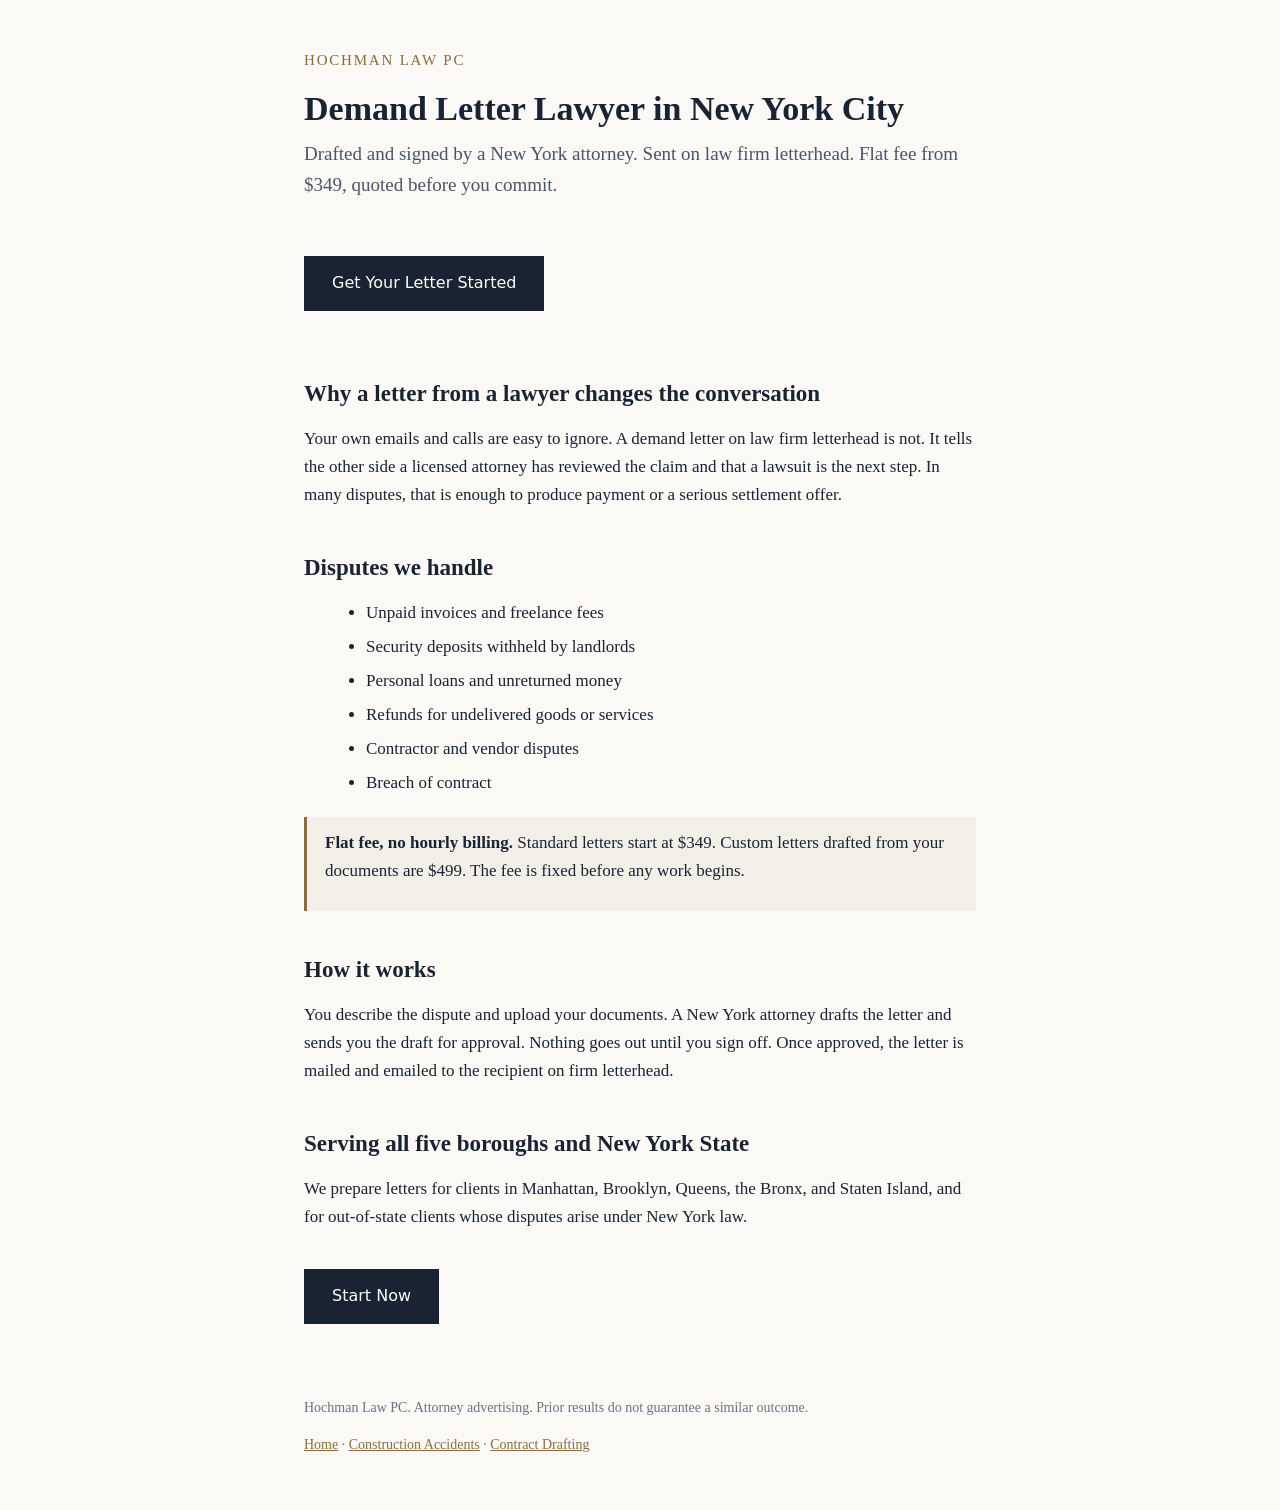
<file: demand-letter-lawyer-nyc.html>
<!doctype html>
<html lang="en">
<head>
<meta charset="utf-8">
<meta name="viewport" content="width=device-width, initial-scale=1">
<title>Demand Letter Lawyer NYC | Flat Fee From $349 | Hochman Law PC</title>
<meta name="description" content="A New York attorney drafts, signs, and sends your demand letter on law firm letterhead. Flat fee from $349, quoted before you commit. Serving all five boroughs.">
<link rel="canonical" href="https://hochmanlawpc.com/demand-letter-lawyer-nyc">
<script type="application/ld+json">
{
  "@context": "https://schema.org",
  "@type": "LegalService",
  "name": "Hochman Law PC",
  "url": "https://hochmanlawpc.com/demand-letter-lawyer-nyc",
  "areaServed": ["New York City", "Manhattan", "Brooklyn", "Queens", "The Bronx", "Staten Island"],
  "priceRange": "$349-$499",
  "description": "Flat fee attorney demand letters drafted and signed by a New York lawyer."
}
</script>
<script type="application/ld+json">
{
  "@context": "https://schema.org",
  "@type": "FAQPage",
  "mainEntity": [
    {
      "@type": "Question",
      "name": "How much does a demand letter cost in NYC?",
      "acceptedAnswer": {"@type": "Answer", "text": "Hochman Law PC charges a flat fee starting at $349, stated before you commit. Hourly firms in New York commonly charge $500 to $3,000 for the same letter."}
    },
    {
      "@type": "Question",
      "name": "Does an attorney demand letter work?",
      "acceptedAnswer": {"@type": "Answer", "text": "A letter on law firm letterhead signals that litigation is the next step. Many disputes over unpaid invoices, deposits, and loans resolve after one letter, without a lawsuit."}
    },
    {
      "@type": "Question",
      "name": "How fast will my letter go out?",
      "acceptedAnswer": {"@type": "Answer", "text": "Most letters are drafted within two business days of receiving your documents. Nothing is sent until you approve the draft."}
    }
  ]
}
</script>
<style>
:root{--ink:#1a2332;--accent:#8a6d3b;--paper:#faf9f6}
*{box-sizing:border-box;margin:0}
body{font:17px/1.65 Georgia,'Times New Roman',serif;color:var(--ink);background:var(--paper)}
header,main,footer{max-width:720px;margin:0 auto;padding:0 24px}
header{padding-top:48px}
.brand{font-size:15px;letter-spacing:.12em;text-transform:uppercase;color:var(--accent)}
h1{font-size:34px;line-height:1.2;margin:16px 0 8px;font-weight:600}
.sub{font-size:19px;color:#4a5568;margin-bottom:32px}
h2{font-size:23px;margin:40px 0 12px;font-weight:600}
p{margin-bottom:14px}
ul{margin:0 0 14px 22px}
li{margin-bottom:6px}
.cta{display:inline-block;background:var(--ink);color:#fff;padding:14px 28px;text-decoration:none;margin:24px 0;font-family:system-ui,sans-serif;font-size:16px}
.price{border-left:3px solid var(--accent);padding:12px 18px;background:#f2efe8;margin:20px 0}
footer{padding:48px 24px 40px;font-size:14px;color:#6b7280}
a{color:var(--accent)}
</style>
</head>
<body>
<header>
  <div class="brand">Hochman Law PC</div>
  <h1>Demand Letter Lawyer in New York City</h1>
  <p class="sub">Drafted and signed by a New York attorney. Sent on law firm letterhead. Flat fee from $349, quoted before you commit.</p>
  <a class="cta" href="https://hochmanlawpc.com/">Get Your Letter Started</a>
</header>
<main>
  <h2>Why a letter from a lawyer changes the conversation</h2>
  <p>Your own emails and calls are easy to ignore. A demand letter on law firm letterhead is not. It tells the other side a licensed attorney has reviewed the claim and that a lawsuit is the next step. In many disputes, that is enough to produce payment or a serious settlement offer.</p>

  <h2>Disputes we handle</h2>
  <ul>
    <li>Unpaid invoices and freelance fees</li>
    <li>Security deposits withheld by landlords</li>
    <li>Personal loans and unreturned money</li>
    <li>Refunds for undelivered goods or services</li>
    <li>Contractor and vendor disputes</li>
    <li>Breach of contract</li>
  </ul>

  <div class="price">
    <p><strong>Flat fee, no hourly billing.</strong> Standard letters start at $349. Custom letters drafted from your documents are $499. The fee is fixed before any work begins.</p>
  </div>

  <h2>How it works</h2>
  <p>You describe the dispute and upload your documents. A New York attorney drafts the letter and sends you the draft for approval. Nothing goes out until you sign off. Once approved, the letter is mailed and emailed to the recipient on firm letterhead.</p>

  <h2>Serving all five boroughs and New York State</h2>
  <p>We prepare letters for clients in Manhattan, Brooklyn, Queens, the Bronx, and Staten Island, and for out-of-state clients whose disputes arise under New York law.</p>

  <a class="cta" href="https://hochmanlawpc.com/">Start Now</a>
</main>
<footer>
  <p>Hochman Law PC. Attorney advertising. Prior results do not guarantee a similar outcome.</p>
  <p><a href="https://hochmanlawpc.com/">Home</a> · <a href="https://hochmanlawpc.com/construction-accident-lawyer">Construction Accidents</a> · <a href="https://hochmanlawpc.com/contract-engagement-terms">Contract Drafting</a></p>
</footer>
</body>
</html>
</file>
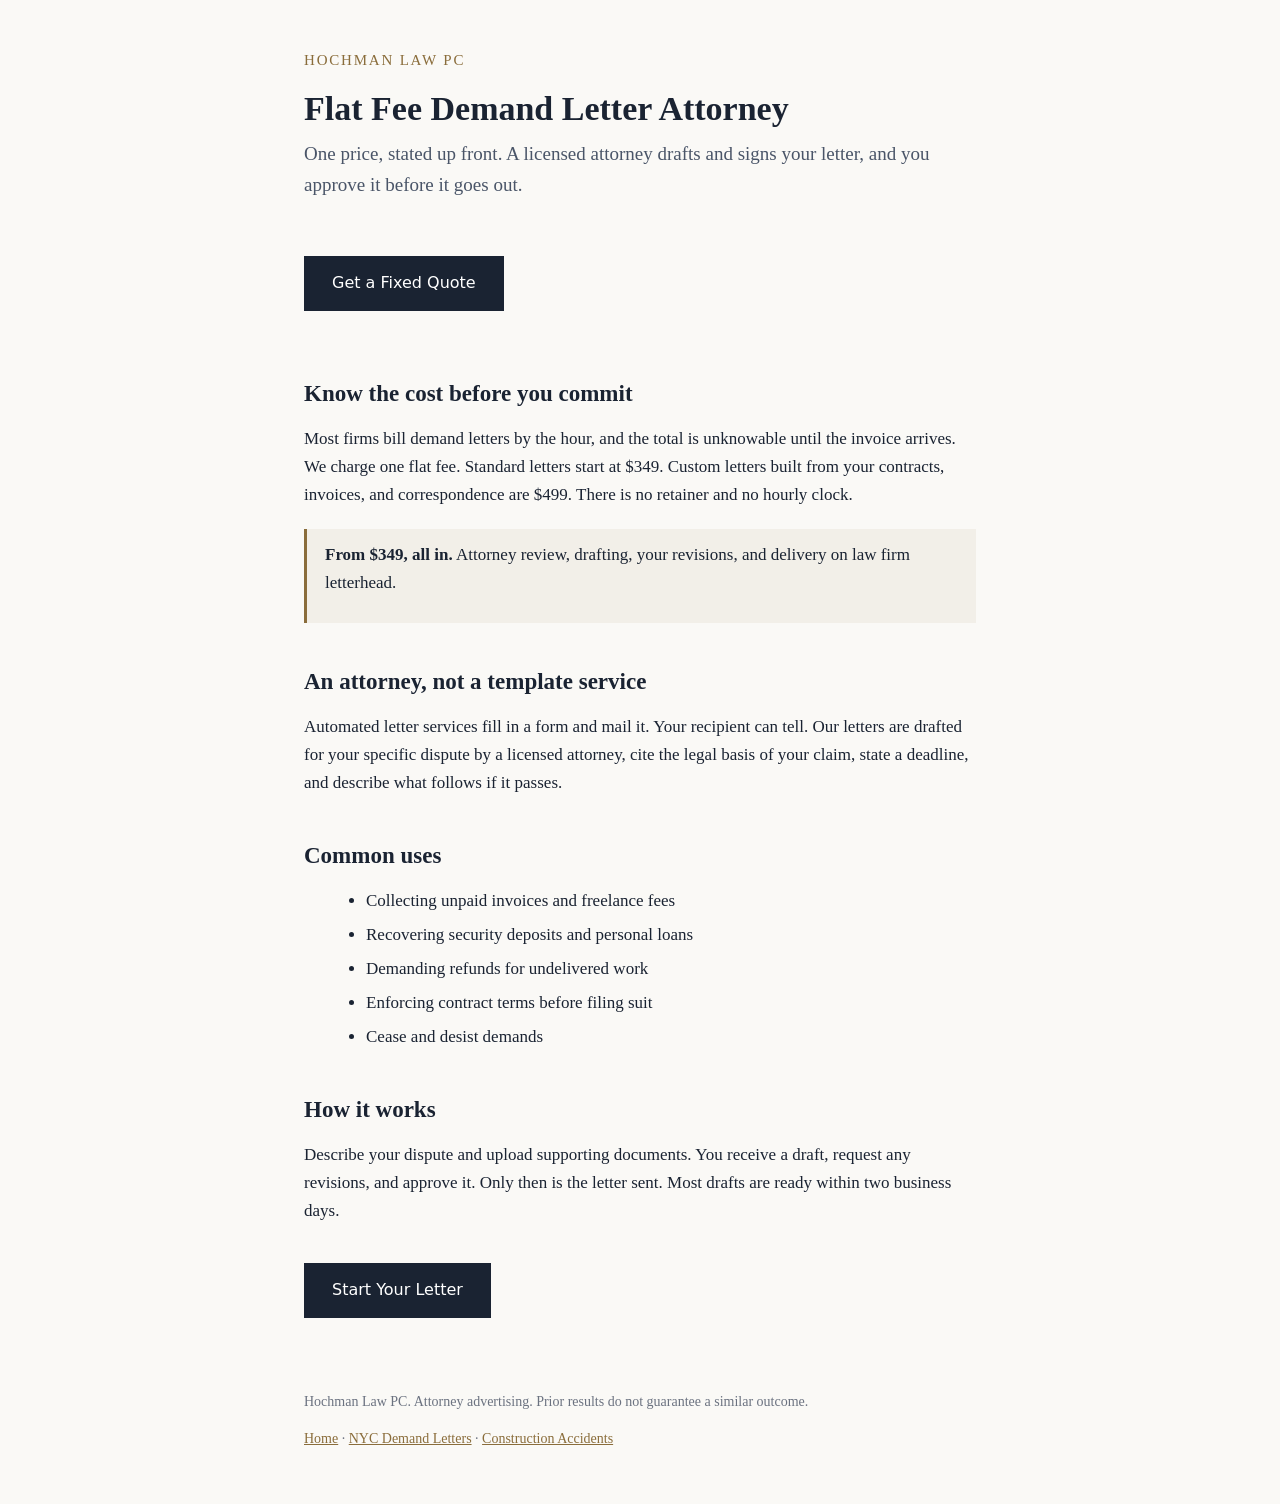
<file: flat-fee-demand-letter-attorney.html>
<!doctype html>
<html lang="en">
<head>
<meta charset="utf-8">
<meta name="viewport" content="width=device-width, initial-scale=1">
<title>Flat Fee Demand Letter Attorney | From $349 | Hochman Law PC</title>
<meta name="description" content="A licensed attorney drafts, signs, and sends your demand letter for one flat fee starting at $349. No hourly billing, no retainer. Draft approved by you before it goes out.">
<link rel="canonical" href="https://hochmanlawpc.com/flat-fee-demand-letter-attorney">
<script type="application/ld+json">
{
  "@context": "https://schema.org",
  "@type": "LegalService",
  "name": "Hochman Law PC",
  "url": "https://hochmanlawpc.com/flat-fee-demand-letter-attorney",
  "priceRange": "$349-$499",
  "description": "Flat fee attorney demand letters. Drafted and signed by a licensed attorney, sent on law firm letterhead."
}
</script>
<script type="application/ld+json">
{
  "@context": "https://schema.org",
  "@type": "FAQPage",
  "mainEntity": [
    {
      "@type": "Question",
      "name": "What does the flat fee include?",
      "acceptedAnswer": {"@type": "Answer", "text": "Attorney review of your dispute, a drafted letter for your approval, revisions, and delivery on law firm letterhead. The fee is fixed before work begins."}
    },
    {
      "@type": "Question",
      "name": "How does a flat fee compare to hourly billing?",
      "acceptedAnswer": {"@type": "Answer", "text": "Hourly firms commonly bill $500 to $3,000 for a demand letter. A flat fee from $349 covers the same letter with the price known in advance."}
    },
    {
      "@type": "Question",
      "name": "Will the recipient know a real lawyer sent it?",
      "acceptedAnswer": {"@type": "Answer", "text": "Yes. The letter is drafted and signed by a licensed attorney and sent on law firm letterhead, not generated by a form service."}
    }
  ]
}
</script>
<style>
:root{--ink:#1a2332;--accent:#8a6d3b;--paper:#faf9f6}
*{box-sizing:border-box;margin:0}
body{font:17px/1.65 Georgia,'Times New Roman',serif;color:var(--ink);background:var(--paper)}
header,main,footer{max-width:720px;margin:0 auto;padding:0 24px}
header{padding-top:48px}
.brand{font-size:15px;letter-spacing:.12em;text-transform:uppercase;color:var(--accent)}
h1{font-size:34px;line-height:1.2;margin:16px 0 8px;font-weight:600}
.sub{font-size:19px;color:#4a5568;margin-bottom:32px}
h2{font-size:23px;margin:40px 0 12px;font-weight:600}
p{margin-bottom:14px}
ul{margin:0 0 14px 22px}
li{margin-bottom:6px}
.cta{display:inline-block;background:var(--ink);color:#fff;padding:14px 28px;text-decoration:none;margin:24px 0;font-family:system-ui,sans-serif;font-size:16px}
.price{border-left:3px solid var(--accent);padding:12px 18px;background:#f2efe8;margin:20px 0}
footer{padding:48px 24px 40px;font-size:14px;color:#6b7280}
a{color:var(--accent)}
</style>
</head>
<body>
<header>
  <div class="brand">Hochman Law PC</div>
  <h1>Flat Fee Demand Letter Attorney</h1>
  <p class="sub">One price, stated up front. A licensed attorney drafts and signs your letter, and you approve it before it goes out.</p>
  <a class="cta" href="https://hochmanlawpc.com/">Get a Fixed Quote</a>
</header>
<main>
  <h2>Know the cost before you commit</h2>
  <p>Most firms bill demand letters by the hour, and the total is unknowable until the invoice arrives. We charge one flat fee. Standard letters start at $349. Custom letters built from your contracts, invoices, and correspondence are $499. There is no retainer and no hourly clock.</p>

  <div class="price">
    <p><strong>From $349, all in.</strong> Attorney review, drafting, your revisions, and delivery on law firm letterhead.</p>
  </div>

  <h2>An attorney, not a template service</h2>
  <p>Automated letter services fill in a form and mail it. Your recipient can tell. Our letters are drafted for your specific dispute by a licensed attorney, cite the legal basis of your claim, state a deadline, and describe what follows if it passes.</p>

  <h2>Common uses</h2>
  <ul>
    <li>Collecting unpaid invoices and freelance fees</li>
    <li>Recovering security deposits and personal loans</li>
    <li>Demanding refunds for undelivered work</li>
    <li>Enforcing contract terms before filing suit</li>
    <li>Cease and desist demands</li>
  </ul>

  <h2>How it works</h2>
  <p>Describe your dispute and upload supporting documents. You receive a draft, request any revisions, and approve it. Only then is the letter sent. Most drafts are ready within two business days.</p>

  <a class="cta" href="https://hochmanlawpc.com/">Start Your Letter</a>
</main>
<footer>
  <p>Hochman Law PC. Attorney advertising. Prior results do not guarantee a similar outcome.</p>
  <p><a href="https://hochmanlawpc.com/">Home</a> · <a href="https://hochmanlawpc.com/demand-letter-lawyer-nyc">NYC Demand Letters</a> · <a href="https://hochmanlawpc.com/construction-accident-lawyer">Construction Accidents</a></p>
</footer>
</body>
</html>
</file>
